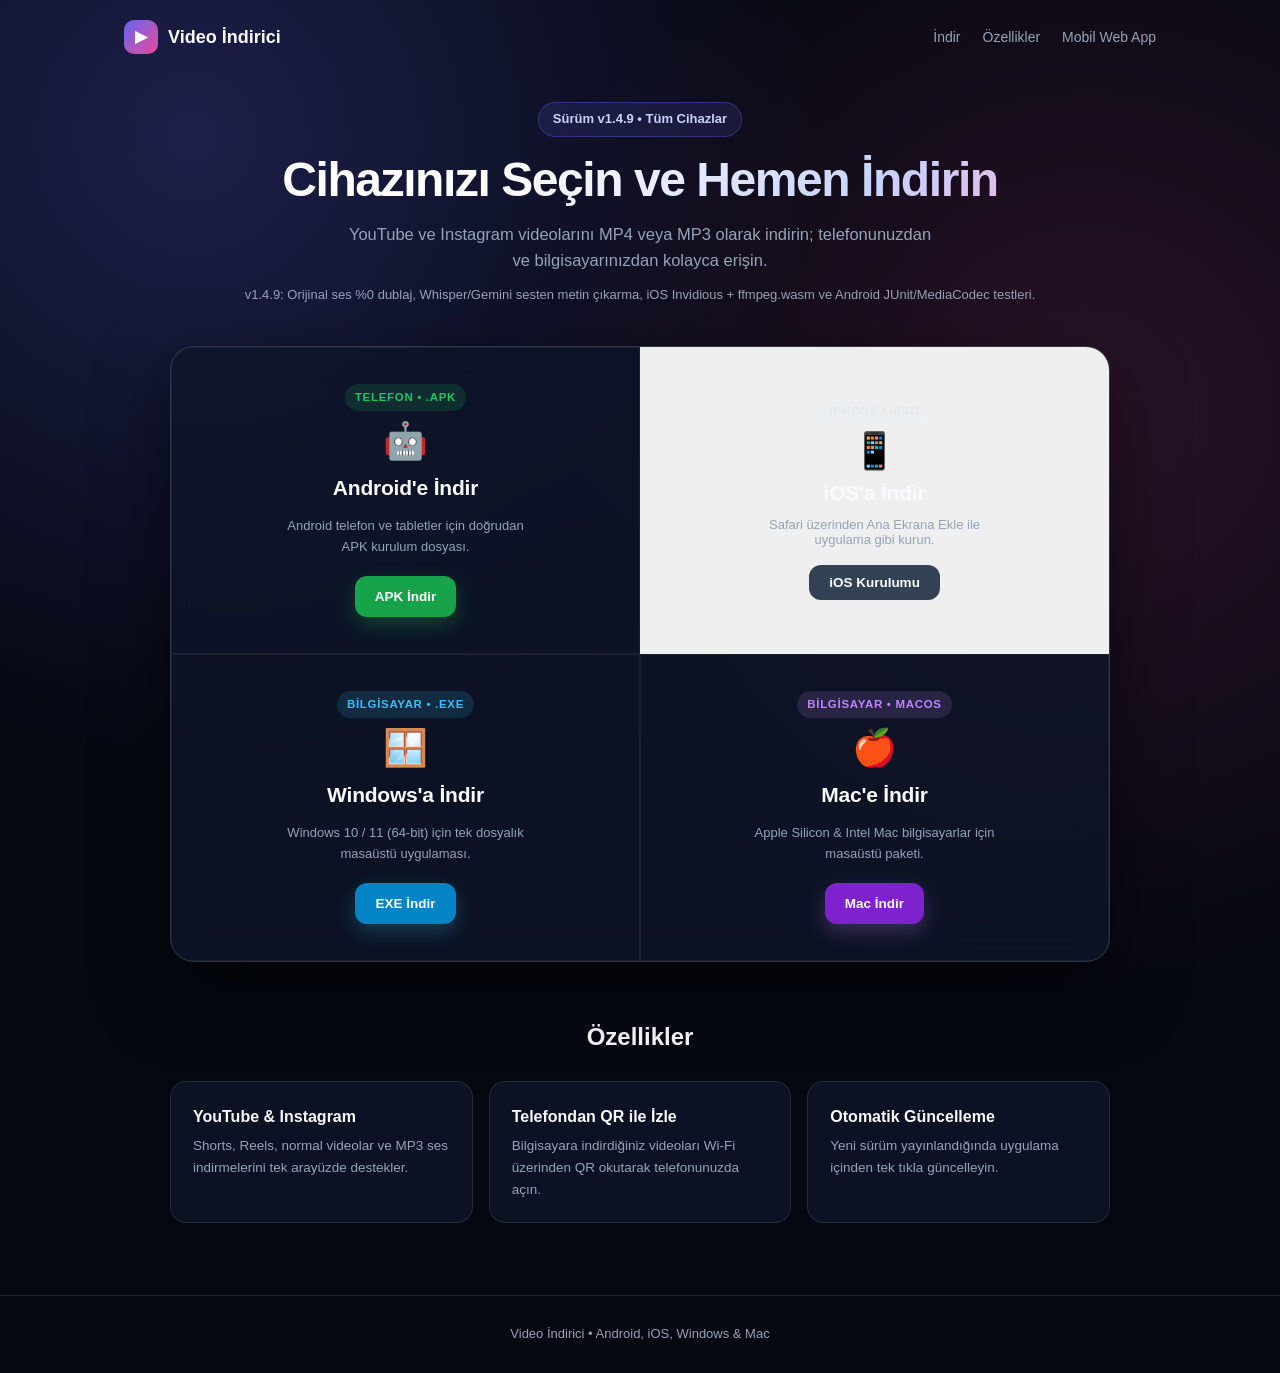
<file: docs/index.html>
<!DOCTYPE html>
<html lang="tr">
<head>
  <meta charset="UTF-8" />
  <meta name="viewport" content="width=device-width, initial-scale=1.0" />
  <meta name="apple-mobile-web-app-capable" content="yes" />
  <link rel="icon" type="image/png" href="./icon.png" />
  <link rel="apple-touch-icon" href="./icon.png" />
  <link rel="manifest" href="./manifest.json" />
  <title>Video İndirici — Tüm Cihazlar İçin İndir</title>
  <style>
    :root {
      --bg: #050811;
      --card: rgba(15, 23, 42, 0.78);
      --border: rgba(255, 255, 255, 0.1);
      --text: #f8fafc;
      --muted: #94a3b8;
      --accent: #6366f1;
      --accent-2: #ec4899;
      --android: #22c55e;
      --ios: #e2e8f0;
      --windows: #38bdf8;
      --mac: #c084fc;
    }

    * { box-sizing: border-box; margin: 0; padding: 0; font-family: "Inter", -apple-system, BlinkMacSystemFont, "Segoe UI", sans-serif; }
    html { scroll-behavior: smooth; }

    body {
      min-height: 100vh;
      background:
        radial-gradient(circle at 15% 10%, rgba(99, 102, 241, 0.25), transparent 38%),
        radial-gradient(circle at 85% 30%, rgba(236, 72, 153, 0.16), transparent 40%),
        var(--bg);
      color: var(--text);
      line-height: 1.6;
    }

    .nav {
      max-width: 1080px;
      margin: 0 auto;
      padding: 20px 24px;
      display: flex;
      justify-content: space-between;
      align-items: center;
    }

    .brand {
      display: flex;
      align-items: center;
      gap: 10px;
      font-weight: 800;
      font-size: 18px;
    }

    .brand-icon {
      width: 34px;
      height: 34px;
      border-radius: 10px;
      background: linear-gradient(135deg, var(--accent), var(--accent-2));
      display: grid;
      place-items: center;
      font-size: 16px;
    }

    .nav-links { display: flex; gap: 22px; align-items: center; }
    .nav-links a { color: var(--muted); text-decoration: none; font-size: 14px; font-weight: 500; }
    .nav-links a:hover { color: var(--text); }

    .container {
      max-width: 980px;
      margin: 0 auto;
      padding: 28px 20px 72px;
    }

    .hero {
      text-align: center;
      margin-bottom: 40px;
    }

    .pill {
      display: inline-flex;
      align-items: center;
      gap: 8px;
      padding: 6px 14px;
      border-radius: 999px;
      background: rgba(99, 102, 241, 0.14);
      border: 1px solid rgba(99, 102, 241, 0.35);
      color: #c7d2fe;
      font-size: 13px;
      font-weight: 600;
      margin-bottom: 16px;
    }

    h1 {
      font-size: clamp(30px, 5vw, 48px);
      font-weight: 800;
      letter-spacing: -0.03em;
      line-height: 1.12;
      margin-bottom: 14px;
      background: linear-gradient(135deg, #ffffff 35%, #c7d2fe 75%, #f9a8d4 100%);
      -webkit-background-clip: text;
      -webkit-text-fill-color: transparent;
    }

    .lead {
      color: var(--muted);
      font-size: 16.5px;
      max-width: 600px;
      margin: 0 auto 12px;
    }

    .meta { font-size: 13px; color: var(--muted); }

    /* 2x2 İndirme Izgarası (Çizime Uygun) */
    .download-matrix {
      position: relative;
      display: grid;
      grid-template-columns: 1fr 1fr;
      border: 1px solid rgba(255, 255, 255, 0.14);
      border-radius: 24px;
      overflow: hidden;
      background: var(--card);
      backdrop-filter: blur(20px);
      box-shadow: 0 28px 70px rgba(0, 0, 0, 0.5);
      margin-bottom: 56px;
    }

    .platform-cell {
      padding: 36px 28px;
      display: flex;
      flex-direction: column;
      align-items: center;
      justify-content: center;
      text-align: center;
      gap: 12px;
      text-decoration: none;
      color: var(--text);
      border: 1px solid rgba(255, 255, 255, 0.06);
      transition: background 0.2s, transform 0.2s;
      cursor: pointer;
    }

    .platform-cell:hover {
      background: rgba(255, 255, 255, 0.045);
    }

    .plat-badge {
      font-size: 11.5px;
      font-weight: 700;
      text-transform: uppercase;
      letter-spacing: 0.06em;
      padding: 4px 10px;
      border-radius: 999px;
      background: rgba(255, 255, 255, 0.07);
    }

    .plat-android .plat-badge { color: var(--android); background: rgba(34, 197, 94, 0.14); }
    .plat-ios .plat-badge { color: var(--ios); background: rgba(226, 232, 240, 0.14); }
    .plat-win .plat-badge { color: var(--windows); background: rgba(56, 189, 248, 0.14); }
    .plat-mac .plat-badge { color: var(--mac); background: rgba(192, 132, 252, 0.14); }

    .plat-icon {
      font-size: 36px;
      line-height: 1;
    }

    .plat-title {
      font-size: 21px;
      font-weight: 800;
      letter-spacing: -0.01em;
    }

    .plat-sub {
      font-size: 13px;
      color: var(--muted);
      max-width: 240px;
    }

    .plat-btn {
      margin-top: 6px;
      padding: 10px 20px;
      border-radius: 12px;
      font-size: 13.5px;
      font-weight: 700;
      background: var(--accent);
      color: white;
      box-shadow: 0 8px 20px rgba(99, 102, 241, 0.3);
    }

    .plat-android .plat-btn { background: #16a34a; box-shadow: 0 8px 20px rgba(34, 197, 94, 0.25); }
    .plat-ios .plat-btn { background: #334155; box-shadow: none; }
    .plat-win .plat-btn { background: #0284c7; box-shadow: 0 8px 20px rgba(56, 189, 248, 0.25); }
    .plat-mac .plat-btn { background: #7e22ce; box-shadow: 0 8px 20px rgba(192, 132, 252, 0.25); }

    .section-title {
      text-align: center;
      font-size: 24px;
      font-weight: 700;
      margin-bottom: 24px;
    }

    .grid {
      display: grid;
      grid-template-columns: repeat(auto-fit, minmax(220px, 1fr));
      gap: 16px;
    }

    .card {
      background: var(--card);
      border: 1px solid var(--border);
      border-radius: 16px;
      padding: 22px;
    }
    .card h3 { font-size: 16px; margin-bottom: 6px; }
    .card p { font-size: 13.5px; color: var(--muted); }

    /* iOS Kurulum Modalı */
    .modal-backdrop {
      display: none;
      position: fixed;
      inset: 0;
      background: rgba(5, 8, 17, 0.8);
      backdrop-filter: blur(8px);
      z-index: 50;
      align-items: center;
      justify-content: center;
      padding: 18px;
    }
    .modal-backdrop.visible { display: flex; }
    .modal {
      width: 100%;
      max-width: 420px;
      background: #0f172a;
      border: 1px solid rgba(255, 255, 255, 0.14);
      border-radius: 20px;
      padding: 24px;
      text-align: left;
    }
    .modal h3 { font-size: 18px; margin-bottom: 10px; }
    .modal ol { padding-left: 18px; color: var(--muted); font-size: 13.5px; display: flex; flex-direction: column; gap: 8px; margin-bottom: 18px; }
    .modal-actions { display: flex; gap: 10px; }
    .modal-actions a, .modal-actions button {
      flex: 1;
      text-align: center;
      text-decoration: none;
      border: none;
      border-radius: 11px;
      padding: 11px;
      font-size: 13.5px;
      font-weight: 700;
      cursor: pointer;
    }
    .btn-primary { background: var(--accent); color: white; }
    .btn-sec { background: rgba(255, 255, 255, 0.08); color: var(--text); }

    footer {
      text-align: center;
      padding: 28px 20px;
      border-top: 1px solid var(--border);
      color: var(--muted);
      font-size: 13px;
    }

    @media (max-width: 640px) {
      .nav-links { display: none; }
      .download-matrix { grid-template-columns: 1fr; }
      .platform-cell { padding: 28px 20px; }
    }
  </style>
</head>
<body>
  <nav class="nav">
    <div class="brand">
      <div class="brand-icon">▶</div>
      <span>Video İndirici</span>
    </div>
    <div class="nav-links">
      <a href="#indir">İndir</a>
      <a href="#ozellikler">Özellikler</a>
      <a href="./app.html">Mobil Web App</a>
    </div>
  </nav>

  <main class="container">
    <section class="hero">
      <div class="pill" id="versionPill">Sürüm v1.1.0 • Tüm Cihazlar</div>
      <h1>Cihazınızı Seçin ve Hemen İndirin</h1>
      <p class="lead">
        YouTube ve Instagram videolarını MP4 veya MP3 olarak indirin; telefonunuzdan ve bilgisayarınızdan kolayca erişin.
      </p>
      <div class="meta" id="releaseNotes">Android APK • iOS Ana Ekran Uygulaması • Windows EXE • macOS</div>
    </section>

    <section id="indir" class="download-matrix" aria-label="Platform İndirme Seçenekleri">
      <!-- Sol Üst: Android -->
      <a id="androidLink" class="platform-cell plat-android" href="https://github.com/ortakhesap3842/video-indirici/releases/latest/download/VideoIndirici.apk">
        <span class="plat-badge">Telefon • .APK</span>
        <div class="plat-icon">🤖</div>
        <div class="plat-title">Android'e İndir</div>
        <div class="plat-sub">Android telefon ve tabletler için doğrudan APK kurulum dosyası.</div>
        <span class="plat-btn">APK İndir</span>
      </a>

      <!-- Sağ Üst: iOS -->
      <button id="iosBtn" type="button" class="platform-cell plat-ios">
        <span class="plat-badge">iPhone / iPad</span>
        <div class="plat-icon">📱</div>
        <div class="plat-title">iOS'a İndir</div>
        <div class="plat-sub">Safari üzerinden Ana Ekrana Ekle ile uygulama gibi kurun.</div>
        <span class="plat-btn">iOS Kurulumu</span>
      </button>

      <!-- Sol Alt: Windows -->
      <a id="windowsLink" class="platform-cell plat-win" href="https://github.com/ortakhesap3842/video-indirici/releases/latest/download/VideoIndirici.exe">
        <span class="plat-badge">Bilgisayar • .EXE</span>
        <div class="plat-icon">🪟</div>
        <div class="plat-title">Windows'a İndir</div>
        <div class="plat-sub">Windows 10 / 11 (64-bit) için tek dosyalık masaüstü uygulaması.</div>
        <span class="plat-btn">EXE İndir</span>
      </a>

      <!-- Sağ Alt: Mac -->
      <a id="macLink" class="platform-cell plat-mac" href="https://github.com/ortakhesap3842/video-indirici/releases/latest/download/VideoIndirici-macOS.zip">
        <span class="plat-badge">Bilgisayar • macOS</span>
        <div class="plat-icon">🍎</div>
        <div class="plat-title">Mac'e İndir</div>
        <div class="plat-sub">Apple Silicon & Intel Mac bilgisayarlar için masaüstü paketi.</div>
        <span class="plat-btn">Mac İndir</span>
      </a>
    </section>

    <section id="ozellikler">
      <h2 class="section-title">Özellikler</h2>
      <div class="grid">
        <div class="card">
          <h3>YouTube & Instagram</h3>
          <p>Shorts, Reels, normal videolar ve MP3 ses indirmelerini tek arayüzde destekler.</p>
        </div>
        <div class="card">
          <h3>Telefondan QR ile İzle</h3>
          <p>Bilgisayara indirdiğiniz videoları Wi-Fi üzerinden QR okutarak telefonunuzda açın.</p>
        </div>
        <div class="card">
          <h3>Otomatik Güncelleme</h3>
          <p>Yeni sürüm yayınlandığında uygulama içinden tek tıkla güncelleyin.</p>
        </div>
      </div>
    </section>
  </main>

  <div id="iosModal" class="modal-backdrop">
    <div class="modal">
      <h3>iPhone / iPad'e Kurulum</h3>
      <ol>
        <li>Aşağıdaki <strong>Mobil Uygulamayı Aç</strong> butonuna dokunun (Safari ile açın).</li>
        <li>Alt menüdeki <strong>Paylaş</strong> simgesine dokunun.</li>
        <li><strong>Ana Ekrana Ekle</strong> seçeneğini seçip onaylayın; uygulama simgesi ana ekranınıza eklenecektir.</li>
      </ol>
      <div class="modal-actions">
        <a class="btn-primary" href="./app.html">Mobil Uygulamayı Aç</a>
        <button id="closeIosBtn" class="btn-sec" type="button">Kapat</button>
      </div>
    </div>
  </div>

  <footer>
    Video İndirici • Android, iOS, Windows & Mac
  </footer>

  <script>
    const iosBtn = document.getElementById("iosBtn");
    const iosModal = document.getElementById("iosModal");
    const closeIosBtn = document.getElementById("closeIosBtn");

    iosBtn.addEventListener("click", () => iosModal.classList.add("visible"));
    closeIosBtn.addEventListener("click", () => iosModal.classList.remove("visible"));
    iosModal.addEventListener("click", (e) => {
      if (e.target === iosModal) iosModal.classList.remove("visible");
    });

    fetch("./version.json")
      .then((r) => r.json())
      .then((data) => {
        if (data.version) {
          document.getElementById("versionPill").textContent = `Sürüm v${data.version} • Tüm Cihazlar`;
        }
        if (data.downloads) {
          if (data.downloads.android) document.getElementById("androidLink").href = data.downloads.android;
          if (data.downloads.windows) document.getElementById("windowsLink").href = data.downloads.windows;
          if (data.downloads.mac) document.getElementById("macLink").href = data.downloads.mac;
        }
        if (data.notes) {
          document.getElementById("releaseNotes").textContent = data.notes;
        }
      })
      .catch(() => {});
  </script>
</body>
</html>
</file>
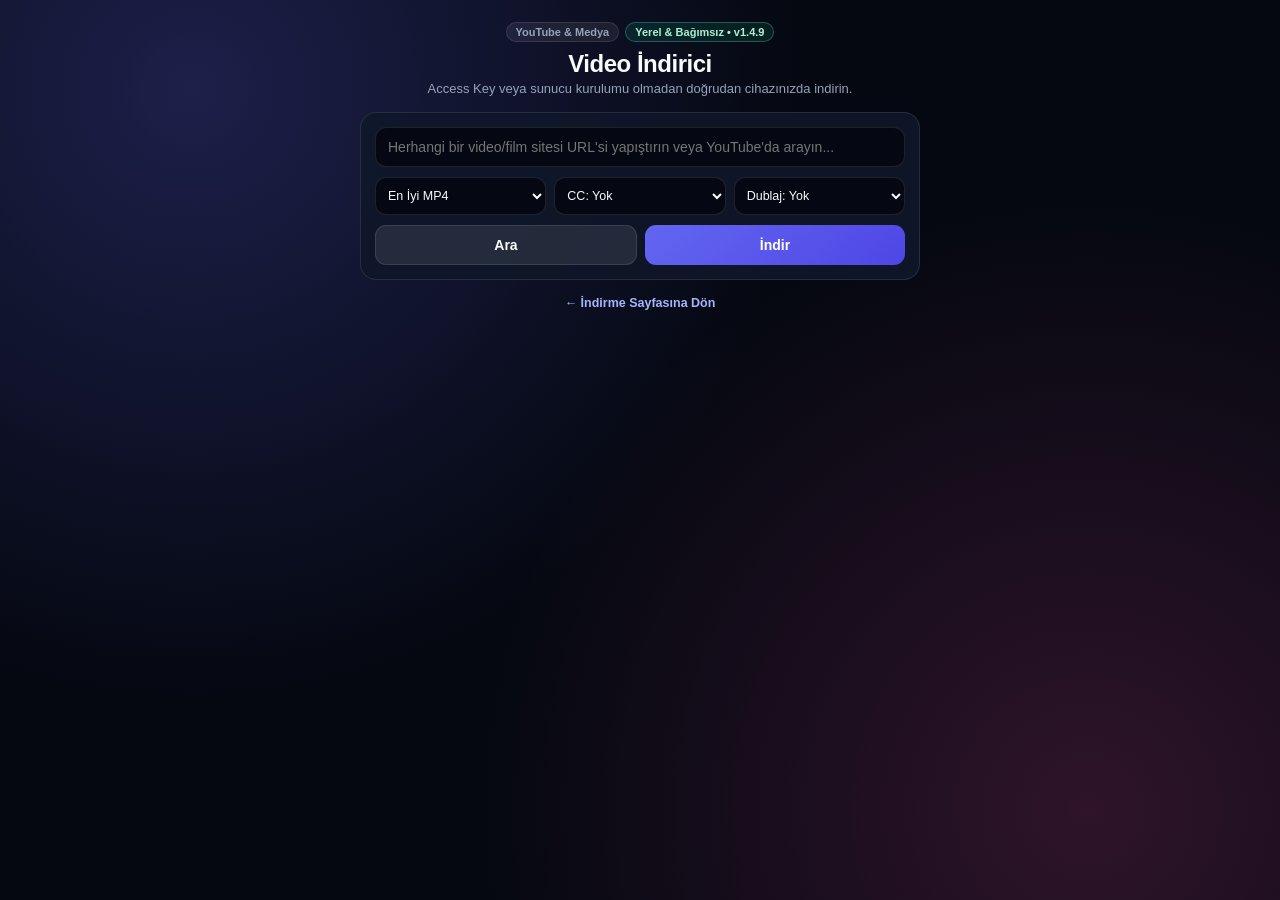
<file: docs/app.html>
<!DOCTYPE html>
<html lang="tr">
<head>
  <meta charset="UTF-8" />
  <meta name="viewport" content="width=device-width, initial-scale=1.0, maximum-scale=1.0, user-scalable=no, viewport-fit=cover" />
  <meta name="apple-mobile-web-app-capable" content="yes" />
  <meta name="apple-mobile-web-app-status-bar-style" content="black-translucent" />
  <meta name="apple-mobile-web-app-title" content="Video İndirici" />
  <link rel="manifest" href="./manifest.json" />
  <link rel="apple-touch-icon" href="./icon.png" />
  <title>Video İndirici — iOS</title>
  <link rel="stylesheet" href="./shared_ui.css" />
  <script src="./shared_ui.js"></script>
  <style>
    :root {
      --bg: #050811;
      --card: rgba(15, 23, 42, 0.88);
      --border: rgba(255, 255, 255, 0.1);
      --text: #f8fafc;
      --muted: #94a3b8;
      --accent: #6366f1;
      --pink: #ec4899;
      --ok: #34d399;
      --err: #fb7185;
    }
    * { box-sizing: border-box; margin: 0; padding: 0; font-family: -apple-system, BlinkMacSystemFont, "Inter", sans-serif; }
    body {
      min-height: 100vh;
      background:
        radial-gradient(circle at 15% 10%, rgba(99, 102, 241, 0.25), transparent 45%),
        radial-gradient(circle at 85% 90%, rgba(236, 72, 153, 0.18), transparent 45%),
        var(--bg);
      color: var(--text);
      padding: calc(18px + env(safe-area-inset-top)) 14px calc(36px + env(safe-area-inset-bottom));
    }
    .wrap { max-width: 560px; margin: 0 auto; display: flex; flex-direction: column; gap: 12px; }
    .header { text-align: center; padding: 4px 0; }
    .badges { display: flex; justify-content: center; gap: 6px; margin-bottom: 8px; flex-wrap: wrap; }
    .badge {
      font-size: 11px; font-weight: 700; padding: 3px 9px; border-radius: 999px;
      background: rgba(255,255,255,0.07); border: 1px solid var(--border); color: var(--muted);
    }
    .badge.ok { color: #a7f3d0; border-color: rgba(52,211,153,0.35); background: rgba(16,185,129,0.12); }
    h1 { font-size: 24px; font-weight: 800; letter-spacing: -0.02em; }
    .sub { font-size: 13px; color: var(--muted); margin-top: 3px; }
    .card {
      background: var(--card); border: 1px solid var(--border); border-radius: 16px;
      padding: 14px; display: flex; flex-direction: column; gap: 10px;
    }
    .row { display: flex; gap: 8px; align-items: center; flex-wrap: wrap; }
    .select-grid { display: grid; grid-template-columns: repeat(3, minmax(0, 1fr)); gap: 8px; }
    .btn-row { display: flex; gap: 8px; }
    .btn-row button { flex: 1; }
    input, select {
      width: 100%; min-width: 0; background: rgba(5, 8, 17, 0.92); border: 1px solid var(--border);
      border-radius: 11px; padding: 10px 8px; color: var(--text); font-size: 12.5px; outline: none;
    }
    input { padding: 11px 12px; font-size: 14px; }
    input:focus, select:focus { border-color: rgba(129,140,248,0.65); }
    button, .btn-link {
      border: none; border-radius: 11px; padding: 11px 14px; font-size: 14px; font-weight: 700;
      cursor: pointer; color: white; white-space: nowrap; text-decoration: none; text-align: center;
    }
    .btn-primary { background: linear-gradient(135deg, #6366f1, #4f46e5); }
    .btn-secondary { background: rgba(255,255,255,0.09); border: 1px solid var(--border); color: var(--text); }
    .btn-sm { padding: 8px 11px; font-size: 12.5px; }
    .prog-wrap { display: none; flex-direction: column; gap: 6px; }
    .prog-bar { height: 7px; border-radius: 999px; background: rgba(255,255,255,0.1); overflow: hidden; }
    .prog-fill { width: 0%; height: 100%; background: linear-gradient(90deg, #6366f1, #ec4899); transition: width .2s; }
    .prog-meta { display: flex; justify-content: space-between; font-size: 12px; color: var(--muted); }
    .msg { font-size: 13px; line-height: 1.45; }
    .msg.ok { color: var(--ok); }
    .msg.err { color: var(--err); }
    .results { display: none; flex-direction: column; gap: 8px; }
    .res-item {
      display: flex; gap: 10px; align-items: center; padding: 8px; border-radius: 12px;
      background: rgba(5,8,17,0.65); border: 1px solid rgba(255,255,255,0.07);
    }
    .res-item img { width: 88px; height: 50px; object-fit: cover; border-radius: 8px; flex-shrink: 0; }
    .res-info { flex: 1; min-width: 0; }
    .res-title { font-size: 13px; font-weight: 600; display: -webkit-box; -webkit-line-clamp: 2; -webkit-box-orient: vertical; overflow: hidden; }
    .res-meta { font-size: 11.5px; color: var(--muted); margin-top: 2px; }
    .info-card { display: none; gap: 10px; align-items: center; }
    .info-card img { width: 96px; height: 54px; object-fit: cover; border-radius: 9px; flex-shrink: 0; }
    .footer-links { display: flex; justify-content: center; align-items: center; padding: 4px; }
    .footer-links a { color: #a5b4fc; font-size: 12.5px; font-weight: 600; text-decoration: none; }
  </style>
</head>
<body>
  <div class="wrap">
    <div class="header">
      <div class="badges">
        <span class="badge">YouTube & Medya</span>
        <span class="badge ok">Yerel & Bağımsız • v1.4.9</span>
      </div>
      <h1>Video İndirici</h1>
      <p class="sub">Access Key veya sunucu kurulumu olmadan doğrudan cihazınızda indirin.</p>
    </div>

    <div class="card">
      <input id="qInput" type="text" placeholder="Herhangi bir video/film sitesi URL'si yapıştırın veya YouTube'da arayın..." />
      <div class="select-grid">
        <select id="qualitySelect">
          <option value="best">En İyi MP4</option>
          <option value="1080">1080p MP4</option>
          <option value="720">720p MP4</option>
          <option value="480">480p MP4</option>
          <option value="audio">Sadece Ses (M4A)</option>
        </select>
        <select id="ccSelect"></select>
        <select id="dubSelect"></select>
      </div>
      <div class="btn-row">
        <button id="searchBtn" type="button" class="btn-secondary">Ara</button>
        <button id="dlBtn" type="button" class="btn-primary">İndir</button>
      </div>

      <div id="infoCard" class="info-card">
        <img id="infoThumb" alt="" />
        <div class="res-info">
          <div id="infoTitle" class="res-title"></div>
          <div id="infoMeta" class="res-meta"></div>
        </div>
      </div>

      <div id="progWrap" class="prog-wrap">
        <div class="prog-meta">
          <span id="progStatus">Hazırlanıyor...</span>
          <span id="progPct">0%</span>
        </div>
        <div class="prog-bar"><div id="progFill" class="prog-fill"></div></div>
        <div id="statusMsg" class="msg"></div>
        <a id="saveFileBtn" class="btn-link btn-primary" style="display:none;" target="_blank" rel="noopener">Telefona Kaydet / Aç</a>
        <a id="saveSubBtn" class="btn-link btn-secondary" style="display:none;" target="_blank" rel="noopener">Altyazı (CC) İndir</a>
        <video id="iosVideo" controls playsinline style="display:none; width:100%; border-radius:12px; background:#000; max-height:240px;">
          <track id="iosTrack" kind="subtitles" label="Altyazı (CC)" default />
        </video>
      </div>
    </div>

    <div id="resultsCard" class="card results"></div>

    <div class="footer-links">
      <a href="./index.html">← İndirme Sayfasına Dön</a>
    </div>
  </div>

  <script>
    if ("serviceWorker" in navigator) {
      navigator.serviceWorker.register("./sw.js").catch(() => {});
    }

    const RESOLVER_NODES = [
      "https://pipedapi.kavin.rocks",
      "https://pipedapi.adminforge.de",
      "https://pipedapi.r4fo.com",
      "https://api.piped.private.coffee"
    ];
    const INVIDIOUS_NODES = [
      "https://inv.nadeko.net",
      "https://invidious.nerdvpn.de",
      "https://yewtu.be"
    ];

    const qInput = document.getElementById("qInput");
    const qualitySelect = document.getElementById("qualitySelect");
    VideoIndiriciUI.populateQualitySelect(qualitySelect, "M4A");
    const ccSelect = document.getElementById("ccSelect");
    VideoIndiriciUI.populateLanguageSelect(ccSelect, "CC: Yok");
    const dubSelect = document.getElementById("dubSelect");
    VideoIndiriciUI.populateLanguageSelect(dubSelect, "Dublaj: Yok");
    const searchBtn = document.getElementById("searchBtn");
    const dlBtn = document.getElementById("dlBtn");
    const infoCard = document.getElementById("infoCard");
    const infoThumb = document.getElementById("infoThumb");
    const infoTitle = document.getElementById("infoTitle");
    const infoMeta = document.getElementById("infoMeta");
    const progWrap = document.getElementById("progWrap");
    const progStatus = document.getElementById("progStatus");
    const progPct = document.getElementById("progPct");
    const progFill = document.getElementById("progFill");
    const statusMsg = document.getElementById("statusMsg");
    const saveFileBtn = document.getElementById("saveFileBtn");
    const saveSubBtn = document.getElementById("saveSubBtn");
    const resultsCard = document.getElementById("resultsCard");

    function extractYoutubeId(url) {
      try {
        const u = new URL(url);
        if (u.hostname.includes("youtu.be")) return u.pathname.replace("/", "").slice(0, 11);
        if (u.searchParams.get("v")) return u.searchParams.get("v").slice(0, 11);
        const m = u.pathname.match(/\/(?:shorts|embed|live)\/([A-Za-z0-9_-]{11})/);
        if (m) return m[1];
      } catch (e) {}
      return null;
    }

    async function fetchFromNodes(path) {
      let lastErr = null;
      for (const base of RESOLVER_NODES) {
        try {
          const r = await fetch(`${base}${path}`, { signal: AbortSignal.timeout(7000) });
          if (r.ok) return await r.json();
        } catch (err) {
          lastErr = err;
        }
      }
      // Fallback to Invidious API and normalize into Piped-like shape
      for (const inv of INVIDIOUS_NODES) {
        try {
          if (path.startsWith("/search?q=")) {
            const q = new URLSearchParams(path.split("?")[1]).get("q") || "";
            const r = await fetch(`${inv}/api/v1/search?q=${encodeURIComponent(q)}&type=video`, { signal: AbortSignal.timeout(7000) });
            if (r.ok) {
              const arr = await r.json();
              return {
                items: (arr || []).map((v) => ({
                  type: "stream",
                  title: v.title,
                  url: `/watch?v=${v.videoId}`,
                  uploaderName: v.author,
                  duration: v.lengthSeconds || 0,
                  thumbnail: (v.videoThumbnails && v.videoThumbnails[0] && v.videoThumbnails[0].url) || ""
                }))
              };
            }
          } else if (path.startsWith("/streams/")) {
            const vid = path.replace("/streams/", "");
            const r = await fetch(`${inv}/api/v1/videos/${vid}`, { signal: AbortSignal.timeout(7000) });
            if (r.ok) {
              const d = await r.json();
              return {
                title: d.title,
                uploader: d.author,
                duration: d.lengthSeconds || 0,
                thumbnailUrl: (d.videoThumbnails && d.videoThumbnails[0] && d.videoThumbnails[0].url) || "",
                videoStreams: (d.formatStreams || []).map((f) => ({
                  url: f.url,
                  height: parseInt(f.resolution, 10) || 360,
                  videoOnly: false
                })),
                audioStreams: (d.adaptiveFormats || []).filter((a) => (a.type || "").startsWith("audio/")).map((a) => ({
                  url: a.url,
                  bitrate: parseInt(a.bitrate, 10) || 128000,
                  audioTrackLocale: a.audioTrack && a.audioTrack.id ? a.audioTrack.id : ""
                })),
                subtitles: (d.captions || []).map((c) => ({
                  code: c.languageCode || "",
                  url: `${inv}${c.url}`
                }))
              };
            }
          }
        } catch (err) {
          lastErr = err;
        }
      }
      throw lastErr || new Error("Video kaynağı çözümlenemedi.");
    }

    async function tryMuxSubtitlesInBrowser(videoUrl, subUrl, title) {
      if (!subUrl || !videoUrl || !window.fetch) return null;
      try {
        const [vRes, sRes] = await Promise.all([
          fetch(videoUrl, { signal: AbortSignal.timeout(20000) }),
          fetch(subUrl, { signal: AbortSignal.timeout(10000) })
        ]);
        if (!vRes.ok || !sRes.ok) return null;
        const vBuf = new Uint8Array(await vRes.arrayBuffer());
        if (vBuf.byteLength > 45 * 1024 * 1024) return null;
        const sBuf = new Uint8Array(await sRes.arrayBuffer());

        if (!window.FFmpegWASM) {
          await new Promise((resolve, reject) => {
            const sc = document.createElement("script");
            sc.src = "https://unpkg.com/@ffmpeg/ffmpeg@0.12.10/dist/umd/ffmpeg.js";
            sc.onload = resolve;
            sc.onerror = reject;
            document.head.appendChild(sc);
          });
        }
        const { FFmpeg } = window.FFmpegWASM;
        const ff = new FFmpeg();
        await ff.load({ coreURL: "https://unpkg.com/@ffmpeg/core@0.12.6/dist/umd/ffmpeg-core.js" });
        await ff.writeFile("in.mp4", vBuf);
        await ff.writeFile("sub.vtt", sBuf);
        await ff.exec(["-i", "in.mp4", "-i", "sub.vtt", "-c:v", "copy", "-c:a", "copy", "-c:s", "mov_text", "out.mp4"]);
        const outData = await ff.readFile("out.mp4");
        const blob = new Blob([outData.buffer], { type: "video/mp4" });
        return URL.createObjectURL(blob);
      } catch (e) {
        return null;
      }
    }

    async function runSearchOrInfo() {
      const val = qInput.value.trim();
      if (!val) return;
      resultsCard.style.display = "none";
      resultsCard.innerHTML = "";
      infoCard.style.display = "none";
      progWrap.style.display = "flex";
      saveFileBtn.style.display = "none";
      progStatus.textContent = VideoIndiriciUI.isHttpUrl(val) ? "Video bilgileri alınıyor..." : "YouTube'da aranıyor...";
      progPct.textContent = "";
      progFill.style.width = "35%";
      statusMsg.className = "msg";
      statusMsg.textContent = "";

      try {
        if (VideoIndiriciUI.isHttpUrl(val)) {
          const vidId = extractYoutubeId(val);
          if (!vidId) {
            progWrap.style.display = "none";
            infoThumb.src = "";
            infoTitle.textContent = "Doğrudan Medya Bağlantısı";
            infoMeta.textContent = val;
            infoCard.style.display = "flex";
            return;
          }
          const data = await fetchFromNodes(`/streams/${encodeURIComponent(vidId)}`);
          progWrap.style.display = "none";
          infoThumb.src = data.thumbnailUrl || "";
          infoTitle.textContent = data.title || "Video";
          infoMeta.textContent = `YouTube • ${data.uploader || ""} • ${VideoIndiriciUI.formatDuration(data.duration)}`;
          infoCard.style.display = "flex";
        } else {
          const data = await fetchFromNodes(`/search?q=${encodeURIComponent(val)}&filter=videos`);
          progWrap.style.display = "none";
          const items = (data.items || []).filter((x) => x.type === "stream").slice(0, 15).map((x) => ({
            title: x.title,
            url: `https://www.youtube.com${x.url}`,
            uploader: x.uploaderName || "YouTube",
            duration: x.duration || 0,
            thumbnail: x.thumbnail || ""
          }));
          if (!items.length) {
            statusMsg.className = "msg err";
            statusMsg.textContent = "Sonuç bulunamadı.";
            progWrap.style.display = "flex";
            return;
          }
          resultsCard.style.display = "flex";
          VideoIndiriciUI.renderSearchResults(resultsCard, items, {
            rowClass: "res-item",
            infoClass: "res-info",
            titleClass: "res-title",
            metaClass: "res-meta",
            btnClass: "btn-primary btn-sm",
            onDownload: (it) => {
              qInput.value = it.url;
              startDownload(it.url);
            },
            onSelect: (it) => {
              qInput.value = it.url;
              resultsCard.style.display = "none";
            }
          });
        }
      } catch (err) {
        progStatus.textContent = "Hata";
        progFill.style.width = "0%";
        statusMsg.className = "msg err";
        statusMsg.textContent = err.message || "İşlem başarısız.";
      }
    }

    function pickStream(streams, quality) {
      if (!Array.isArray(streams) || !streams.length) return null;
      const sorted = [...streams].sort((a, b) => (b.height || 0) - (a.height || 0));
      if (quality === "best") return sorted[0];
      const target = parseInt(quality, 10);
      return sorted.find((s) => (s.height || 0) <= target) || sorted[sorted.length - 1];
    }

    async function startDownload(overrideUrl) {
      const val = (overrideUrl || qInput.value).trim();
      if (!val) return;
      if (!VideoIndiriciUI.isHttpUrl(val)) {
        runSearchOrInfo();
        return;
      }

      progWrap.style.display = "flex";
      saveFileBtn.style.display = "none";
      saveSubBtn.style.display = "none";
      progStatus.textContent = "Akış hazırlanıyor...";
      progPct.textContent = "40%";
      progFill.style.width = "40%";
      statusMsg.className = "msg";
      statusMsg.textContent = "";
      dlBtn.disabled = true;

      try {
        const vidId = extractYoutubeId(val);
        let targetUrl = val;
        let title = "Video";
        let subUrl = "";

        if (vidId) {
          const data = await fetchFromNodes(`/streams/${encodeURIComponent(vidId)}`);
          title = data.title || "Video";
          const q = qualitySelect.value;
          if (q === "audio") {
            const audio = (data.audioStreams || []).sort((a, b) => (b.bitrate || 0) - (a.bitrate || 0))[0];
            if (!audio || !audio.url) throw new Error("Ses akışı bulunamadı.");
            targetUrl = audio.url;
          } else {
            const muxed = (data.videoStreams || []).filter((s) => !s.videoOnly);
            const chosen = pickStream(muxed, q) || pickStream(data.videoStreams || [], q);
            if (!chosen || !chosen.url) throw new Error("Video akışı bulunamadı.");
            targetUrl = chosen.url;
          }
          const wantSub = (ccSelect.value || "").toLowerCase();
          const wantDub = (dubSelect.value || "").toLowerCase();
          if (wantDub && Array.isArray(data.audioStreams)) {
            const dubAudio = data.audioStreams.find(
              (a) => ((a.audioTrackLocale || a.audioTrackId || "").toLowerCase()).startsWith(wantDub)
            );
            if (dubAudio && dubAudio.url && q === "audio") {
              targetUrl = dubAudio.url;
            }
          }
          const trackLang = wantSub || wantDub;
          if (trackLang && Array.isArray(data.subtitles)) {
            const match = data.subtitles.find((s) => (s.code || "").toLowerCase() === trackLang)
              || data.subtitles.find((s) => (s.code || "").toLowerCase().startsWith(trackLang));
            if (match && match.url) subUrl = match.url;
          }
        }

        progFill.style.width = "100%";
        progPct.textContent = "100%";
        progStatus.textContent = "Hazır!";
        let finalHref = targetUrl;
        if (subUrl && qualitySelect.value !== "audio") {
          progStatus.textContent = "Altyazı tarayıcıda MP4'e ekleniyor...";
          const muxedBlobUrl = await tryMuxSubtitlesInBrowser(targetUrl, subUrl, title);
          if (muxedBlobUrl) {
            finalHref = muxedBlobUrl;
            saveFileBtn.download = `${title.replace(/[\\/:*?"<>|]/g, "_")}.mp4`;
          }
          progStatus.textContent = "Hazır!";
        }
        saveFileBtn.href = finalHref;
        saveFileBtn.style.display = "block";
        const iosVideo = document.getElementById("iosVideo");
        const iosTrack = document.getElementById("iosTrack");
        if (qualitySelect.value !== "audio" && targetUrl) {
          iosVideo.src = targetUrl;
          if (subUrl) iosTrack.src = subUrl;
          else iosTrack.removeAttribute("src");
          iosVideo.style.display = "block";
          if (dubSelect.value && "speechSynthesis" in window && iosVideo.textTracks) {
            const trk = iosVideo.textTracks[0];
            if (trk) {
              trk.mode = "showing";
              trk.oncuechange = () => {
                const active = trk.activeCues && trk.activeCues[0];
                if (active && active.text) {
                  window.speechSynthesis.cancel();
                  const u = new SpeechSynthesisUtterance(active.text);
                  u.lang = dubSelect.value === "zh" ? "zh-CN" : dubSelect.value;
                  window.speechSynthesis.speak(u);
                }
              };
            }
          }
        } else {
          iosVideo.style.display = "none";
        }
        if (subUrl) {
          saveSubBtn.href = subUrl;
          saveSubBtn.style.display = "block";
        }
        statusMsg.className = "msg ok";
        statusMsg.textContent = `Hazır: ${title}. Kaydetmek için aşağıdaki butona dokunun.`;

        const a = document.createElement("a");
        a.href = targetUrl;
        a.target = "_blank";
        a.rel = "noopener";
        document.body.appendChild(a);
        a.click();
        a.remove();
      } catch (err) {
        progStatus.textContent = "Hata";
        progFill.style.width = "0%";
        statusMsg.className = "msg err";
        statusMsg.textContent = err.message || "İndirme hazırlanamadı.";
      } finally {
        dlBtn.disabled = false;
      }
    }

    searchBtn.addEventListener("click", runSearchOrInfo);
    dlBtn.addEventListener("click", () => startDownload());
  </script>
</body>
</html>
</file>
<file: docs/shared_ui.css>
:root {
  --vi-bg: #050811;
  --vi-card: rgba(15, 23, 42, 0.88);
  --vi-border: rgba(255, 255, 255, 0.1);
  --vi-text: #f8fafc;
  --vi-muted: #94a3b8;
  --vi-accent: #6366f1;
  --vi-accent-hover: #4f46e5;
  --vi-pink: #ec4899;
  --vi-ok: #34d399;
  --vi-err: #fb7185;
}
</file>
